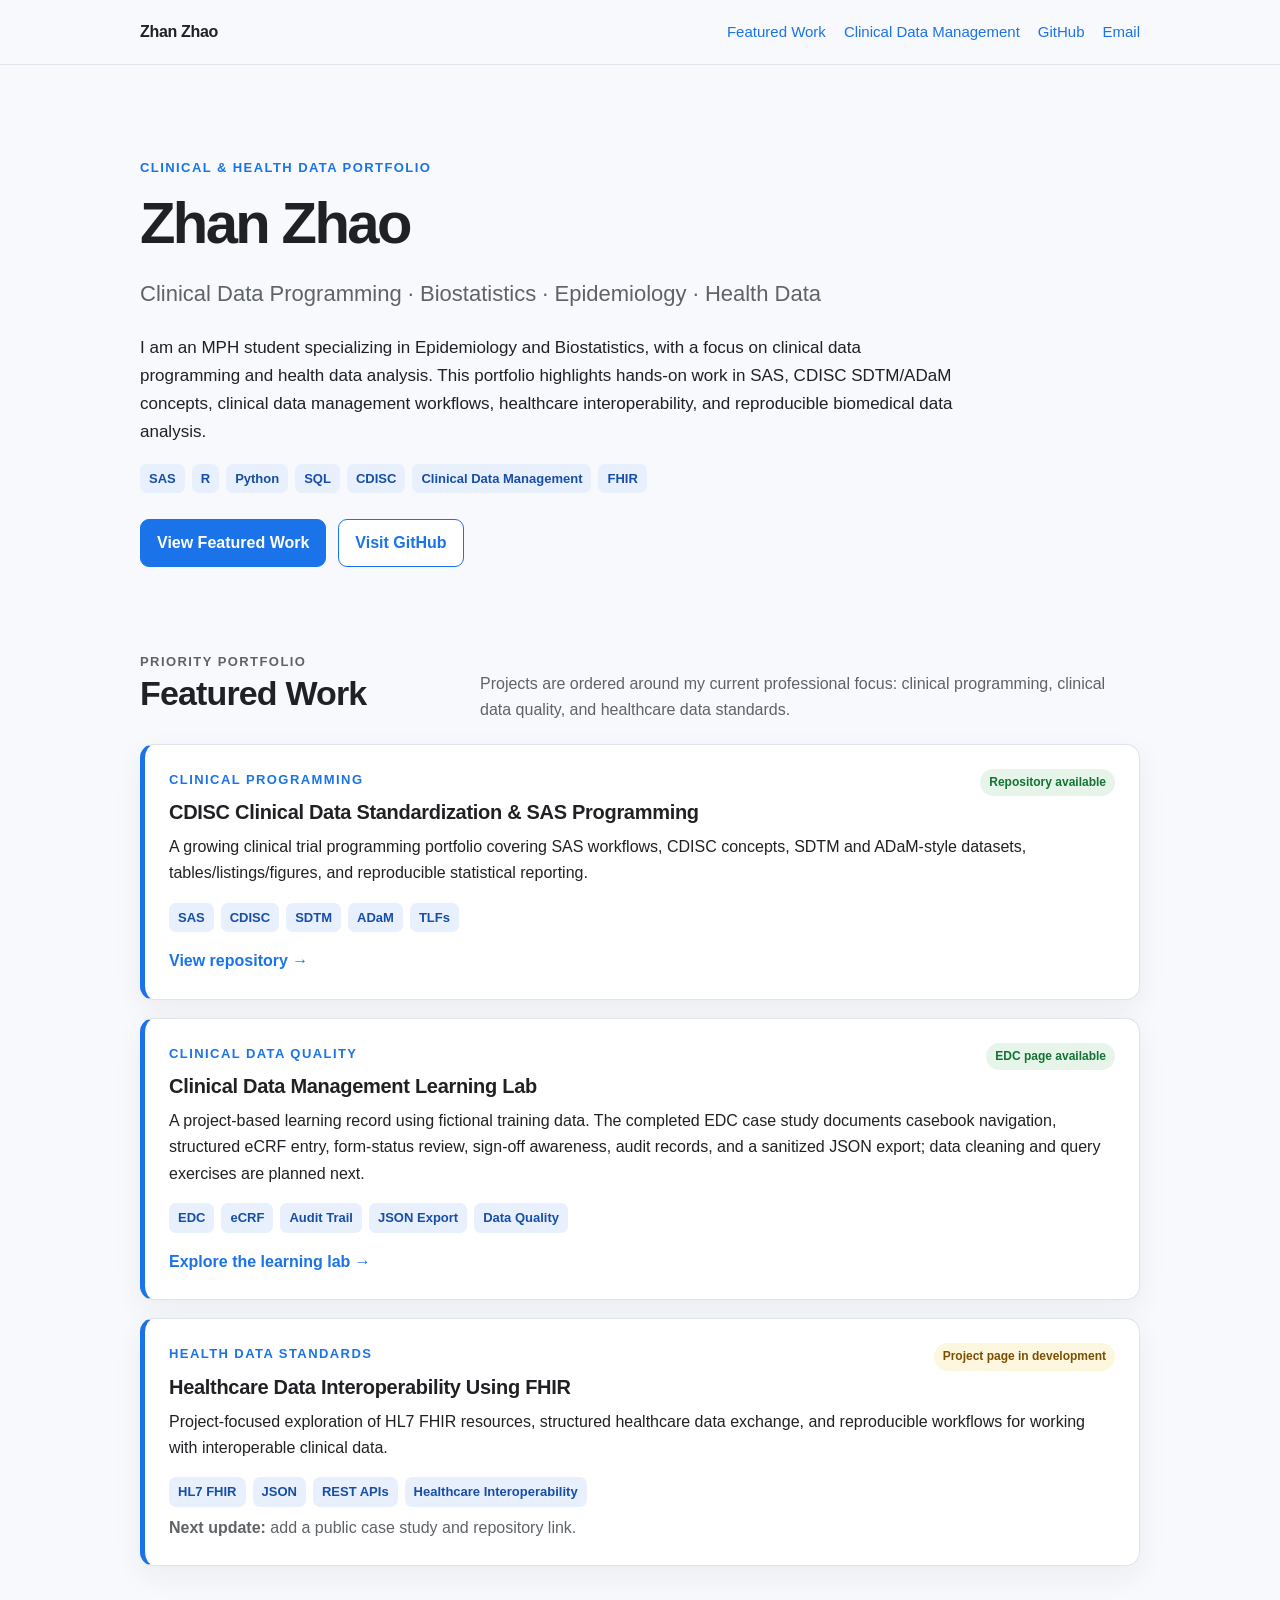
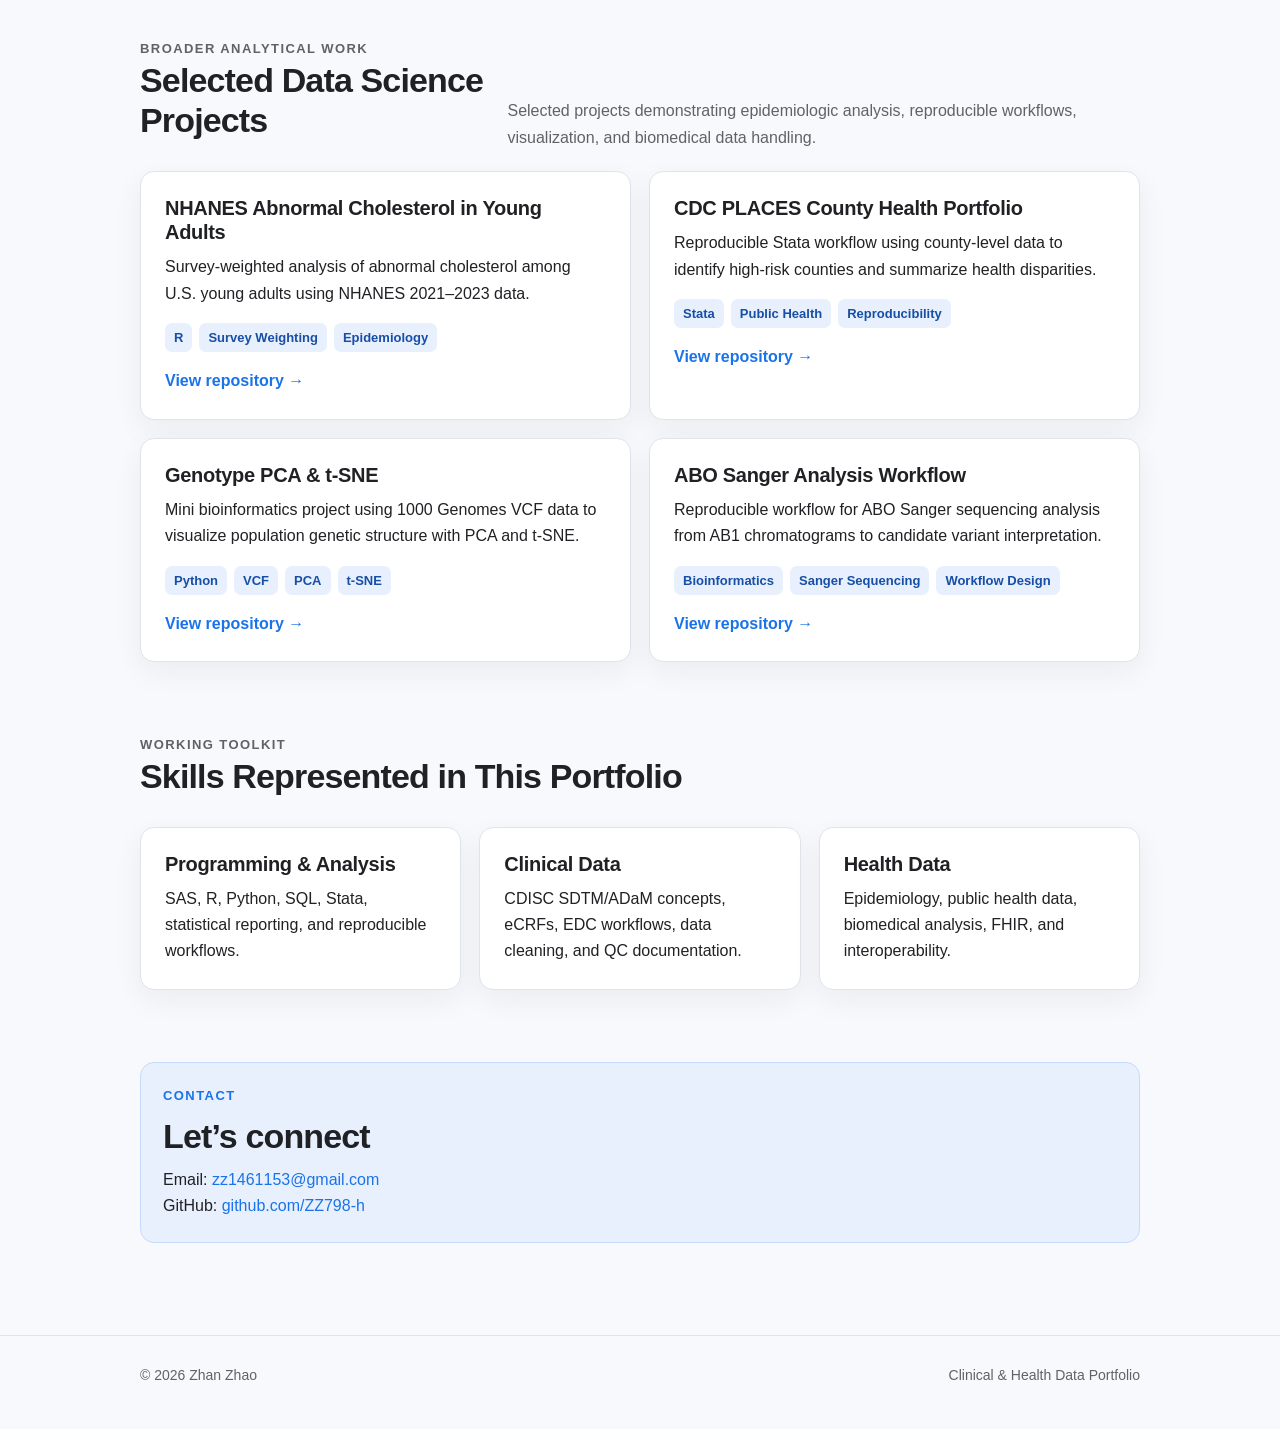
<file: index.html>
<!DOCTYPE html>
<html lang="en">
<head>
  <meta charset="UTF-8">
  <meta name="viewport" content="width=device-width, initial-scale=1.0">
  <meta name="description" content="Zhan Zhao's portfolio in clinical data programming, biostatistics, epidemiology, and health data.">
  <title>Zhan Zhao | Clinical &amp; Health Data Portfolio</title>
  <link rel="stylesheet" href="assets/styles.css">
</head>

<body>
  <nav class="site-nav" aria-label="Primary navigation">
    <div class="container nav-inner">
      <a class="brand" href="./" aria-current="page">Zhan Zhao</a>
      <div class="nav-links">
        <a href="#featured-work">Featured Work</a>
        <a href="clinical-data-management/">Clinical Data Management</a>
        <a href="https://github.com/ZZ798-h" target="_blank" rel="noreferrer">GitHub</a>
        <a href="mailto:zz1461153@gmail.com">Email</a>
      </div>
    </div>
  </nav>

  <main>
    <div class="container">
      <header class="hero">
        <p class="eyebrow">Clinical &amp; Health Data Portfolio</p>
        <h1>Zhan Zhao</h1>
        <p class="subtitle">
          Clinical Data Programming · Biostatistics · Epidemiology · Health Data
        </p>
        <p class="intro">
          I am an MPH student specializing in Epidemiology and Biostatistics, with a focus on
          clinical data programming and health data analysis. This portfolio highlights hands-on
          work in SAS, CDISC SDTM/ADaM concepts, clinical data management workflows, healthcare
          interoperability, and reproducible biomedical data analysis.
        </p>

        <div class="tag-list">
          <span class="tag">SAS</span>
          <span class="tag">R</span>
          <span class="tag">Python</span>
          <span class="tag">SQL</span>
          <span class="tag">CDISC</span>
          <span class="tag">Clinical Data Management</span>
          <span class="tag">FHIR</span>
        </div>

        <div class="actions">
          <a class="button" href="#featured-work">View Featured Work</a>
          <a class="button secondary" href="https://github.com/ZZ798-h" target="_blank" rel="noreferrer">Visit GitHub</a>
        </div>
      </header>

      <section class="section" id="featured-work">
        <div class="section-heading">
          <div>
            <p class="eyebrow">Priority Portfolio</p>
            <h2>Featured Work</h2>
          </div>
          <p>
            Projects are ordered around my current professional focus: clinical programming,
            clinical data quality, and healthcare data standards.
          </p>
        </div>

        <article class="card card-featured">
          <div class="card-topline">
            <div>
              <p class="eyebrow">Clinical Programming</p>
              <h3>CDISC Clinical Data Standardization &amp; SAS Programming</h3>
            </div>
            <span class="status available">Repository available</span>
          </div>
          <p>
            A growing clinical trial programming portfolio covering SAS workflows, CDISC concepts,
            SDTM and ADaM-style datasets, tables/listings/figures, and reproducible statistical
            reporting.
          </p>
          <div class="tag-list">
            <span class="tag">SAS</span>
            <span class="tag">CDISC</span>
            <span class="tag">SDTM</span>
            <span class="tag">ADaM</span>
            <span class="tag">TLFs</span>
          </div>
          <a class="card-link" href="https://github.com/ZZ798-h/clinical-trial-data-analysis" target="_blank" rel="noreferrer">
            View repository →
          </a>
        </article>

        <article class="card card-featured">
          <div class="card-topline">
            <div>
              <p class="eyebrow">Clinical Data Quality</p>
              <h3>Clinical Data Management Learning Lab</h3>
            </div>
            <span class="status available">EDC page available</span>
          </div>
          <p>
            A project-based learning record using fictional training data. The completed EDC case
            study documents casebook navigation, structured eCRF entry, form-status review,
            sign-off awareness, audit records, and a sanitized JSON export; data cleaning and
            query exercises are planned next.
          </p>
          <div class="tag-list">
            <span class="tag">EDC</span>
            <span class="tag">eCRF</span>
            <span class="tag">Audit Trail</span>
            <span class="tag">JSON Export</span>
            <span class="tag">Data Quality</span>
          </div>
          <a class="card-link" href="clinical-data-management/">Explore the learning lab →</a>
        </article>

        <article class="card card-featured">
          <div class="card-topline">
            <div>
              <p class="eyebrow">Health Data Standards</p>
              <h3>Healthcare Data Interoperability Using FHIR</h3>
            </div>
            <span class="status">Project page in development</span>
          </div>
          <p>
            Project-focused exploration of HL7 FHIR resources, structured healthcare data exchange,
            and reproducible workflows for working with interoperable clinical data.
          </p>
          <div class="tag-list">
            <span class="tag">HL7 FHIR</span>
            <span class="tag">JSON</span>
            <span class="tag">REST APIs</span>
            <span class="tag">Healthcare Interoperability</span>
          </div>
          <p class="muted"><strong>Next update:</strong> add a public case study and repository link.</p>
        </article>
      </section>

      <section class="section">
        <div class="section-heading">
          <div>
            <p class="eyebrow">Broader Analytical Work</p>
            <h2>Selected Data Science Projects</h2>
          </div>
          <p>
            Selected projects demonstrating epidemiologic analysis, reproducible workflows,
            visualization, and biomedical data handling.
          </p>
        </div>

        <div class="grid-2">
          <article class="card">
            <h3>NHANES Abnormal Cholesterol in Young Adults</h3>
            <p>
              Survey-weighted analysis of abnormal cholesterol among U.S. young adults using
              NHANES 2021–2023 data.
            </p>
            <div class="tag-list">
              <span class="tag">R</span>
              <span class="tag">Survey Weighting</span>
              <span class="tag">Epidemiology</span>
            </div>
            <a class="card-link" href="https://github.com/ZZ798-h/nhanes-abnormal-cholesterol-young-adults" target="_blank" rel="noreferrer">
              View repository →
            </a>
          </article>

          <article class="card">
            <h3>CDC PLACES County Health Portfolio</h3>
            <p>
              Reproducible Stata workflow using county-level data to identify high-risk counties
              and summarize health disparities.
            </p>
            <div class="tag-list">
              <span class="tag">Stata</span>
              <span class="tag">Public Health</span>
              <span class="tag">Reproducibility</span>
            </div>
            <a class="card-link" href="https://github.com/ZZ798-h/CDC_places_county_health_portfolio" target="_blank" rel="noreferrer">
              View repository →
            </a>
          </article>

          <article class="card">
            <h3>Genotype PCA &amp; t-SNE</h3>
            <p>
              Mini bioinformatics project using 1000 Genomes VCF data to visualize population
              genetic structure with PCA and t-SNE.
            </p>
            <div class="tag-list">
              <span class="tag">Python</span>
              <span class="tag">VCF</span>
              <span class="tag">PCA</span>
              <span class="tag">t-SNE</span>
            </div>
            <a class="card-link" href="https://github.com/ZZ798-h/genotype-pca-tsne" target="_blank" rel="noreferrer">
              View repository →
            </a>
          </article>

          <article class="card">
            <h3>ABO Sanger Analysis Workflow</h3>
            <p>
              Reproducible workflow for ABO Sanger sequencing analysis from AB1 chromatograms to
              candidate variant interpretation.
            </p>
            <div class="tag-list">
              <span class="tag">Bioinformatics</span>
              <span class="tag">Sanger Sequencing</span>
              <span class="tag">Workflow Design</span>
            </div>
            <a class="card-link" href="https://github.com/ZZ798-h/abo-sanger-analysis-workflow" target="_blank" rel="noreferrer">
              View repository →
            </a>
          </article>
        </div>
      </section>

      <section class="section">
        <div class="section-heading">
          <div>
            <p class="eyebrow">Working Toolkit</p>
            <h2>Skills Represented in This Portfolio</h2>
          </div>
        </div>

        <div class="grid-3">
          <article class="card">
            <h3>Programming &amp; Analysis</h3>
            <p>SAS, R, Python, SQL, Stata, statistical reporting, and reproducible workflows.</p>
          </article>
          <article class="card">
            <h3>Clinical Data</h3>
            <p>CDISC SDTM/ADaM concepts, eCRFs, EDC workflows, data cleaning, and QC documentation.</p>
          </article>
          <article class="card">
            <h3>Health Data</h3>
            <p>Epidemiology, public health data, biomedical analysis, FHIR, and interoperability.</p>
          </article>
        </div>
      </section>

      <section class="section" id="contact">
        <div class="callout">
          <p class="eyebrow">Contact</p>
          <h2>Let’s connect</h2>
          <p>
            Email: <a href="mailto:zz1461153@gmail.com">zz1461153@gmail.com</a><br>
            GitHub: <a href="https://github.com/ZZ798-h" target="_blank" rel="noreferrer">github.com/ZZ798-h</a>
          </p>
        </div>
      </section>
    </div>
  </main>

  <footer>
    <div class="container footer-inner">
      <span>© 2026 Zhan Zhao</span>
      <span>Clinical &amp; Health Data Portfolio</span>
    </div>
  </footer>
</body>
</html>
</file>
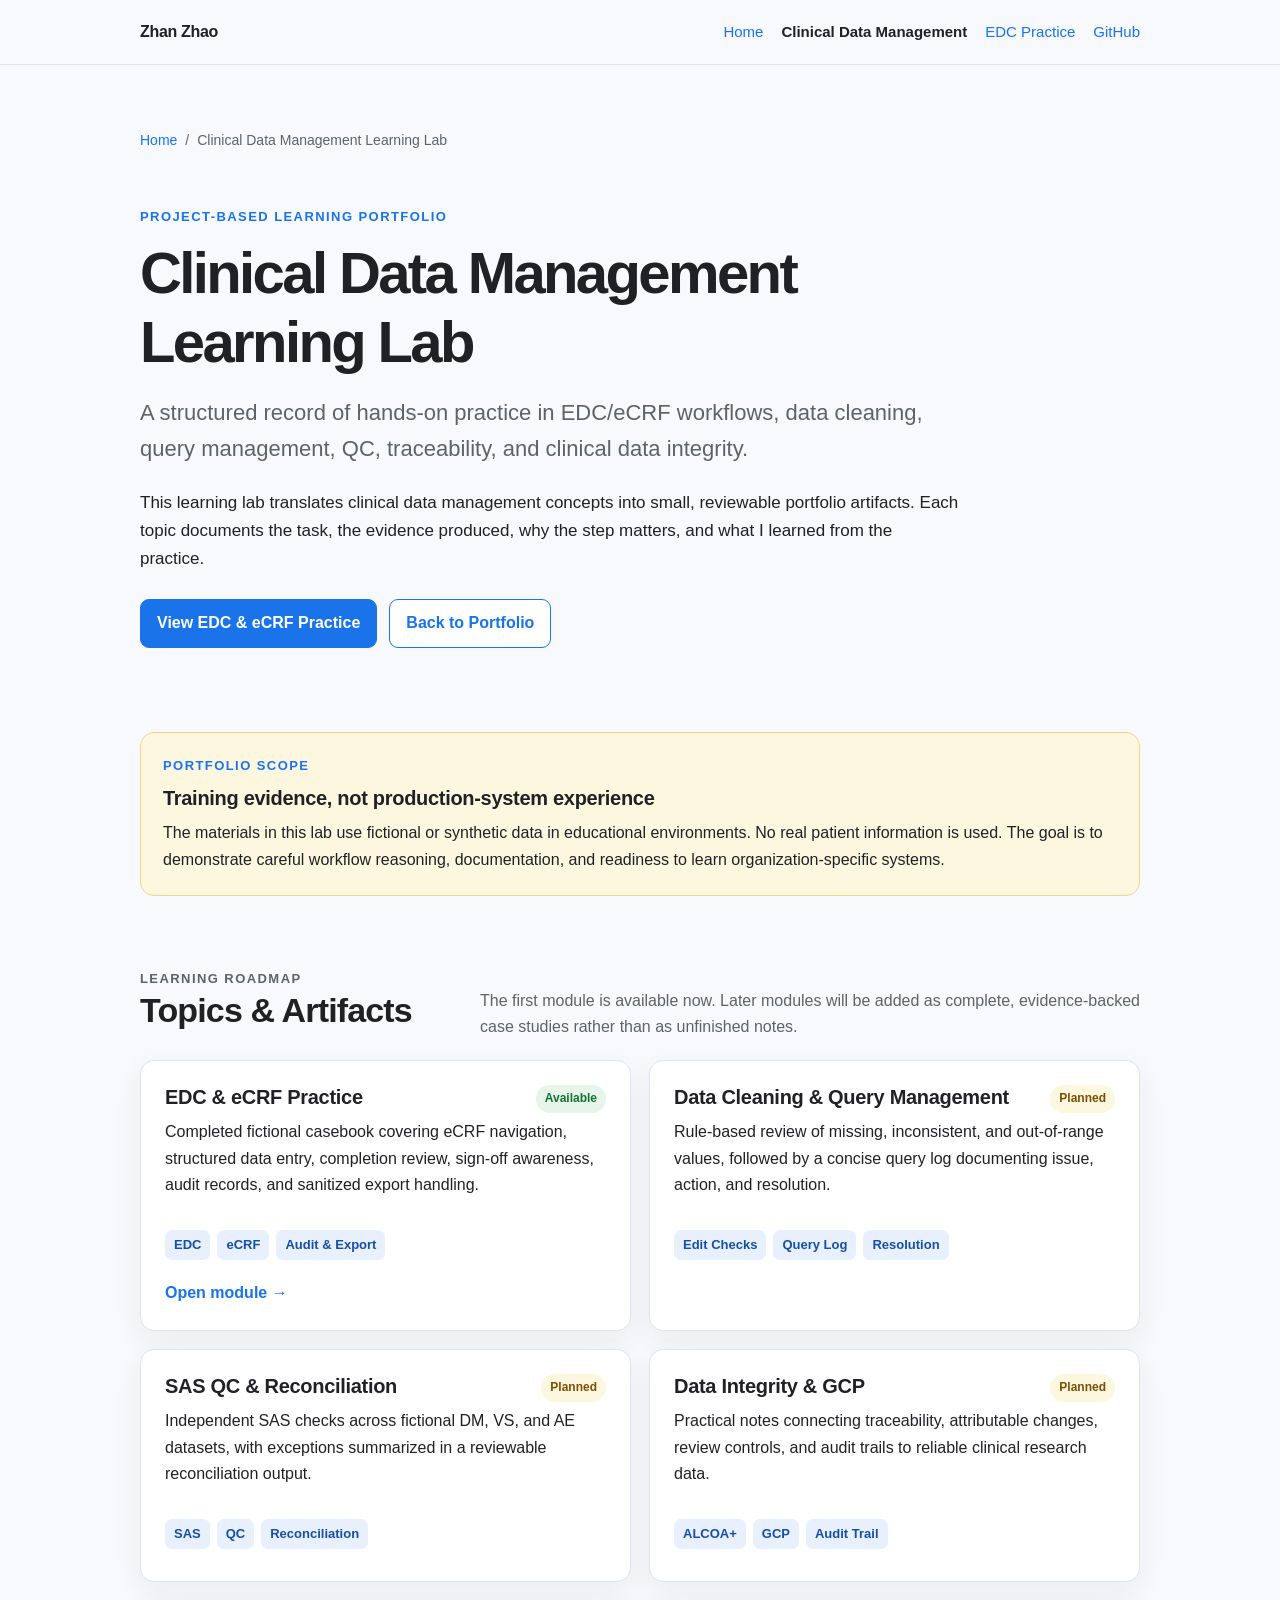
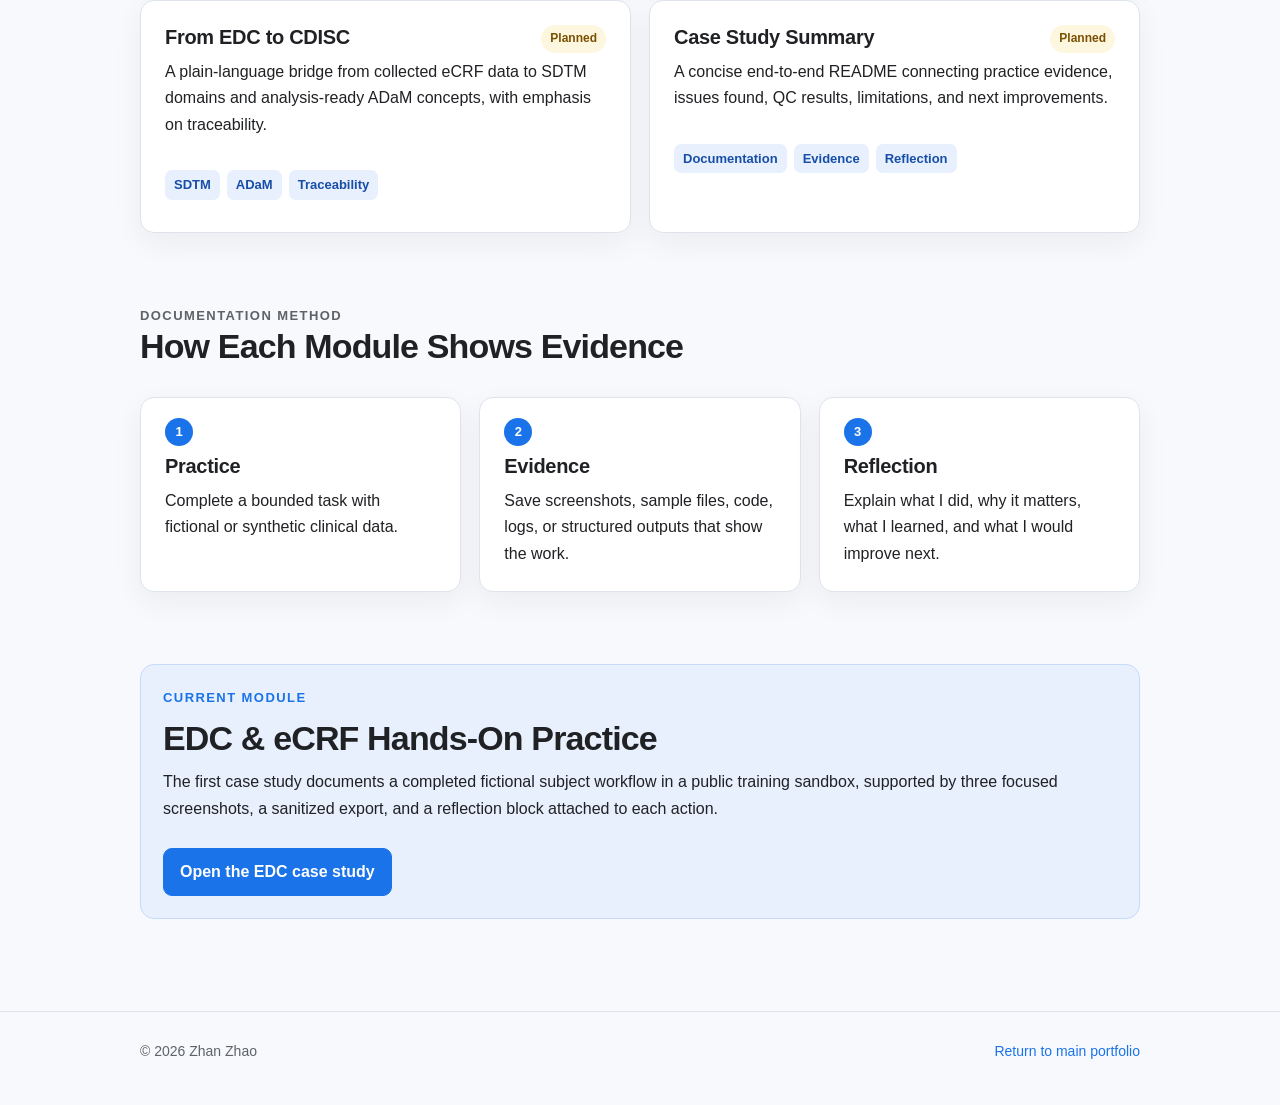
<file: clinical-data-management/index.html>
<!DOCTYPE html>
<html lang="en">
<head>
  <meta charset="UTF-8">
  <meta name="viewport" content="width=device-width, initial-scale=1.0">
  <meta name="description" content="Zhan Zhao's project-based clinical data management learning lab.">
  <title>Clinical Data Management Learning Lab | Zhan Zhao</title>
  <link rel="stylesheet" href="../assets/styles.css">
</head>

<body>
  <nav class="site-nav" aria-label="Primary navigation">
    <div class="container nav-inner">
      <a class="brand" href="../">Zhan Zhao</a>
      <div class="nav-links">
        <a href="../">Home</a>
        <a href="./" aria-current="page">Clinical Data Management</a>
        <a href="edc/">EDC Practice</a>
        <a href="https://github.com/ZZ798-h" target="_blank" rel="noreferrer">GitHub</a>
      </div>
    </div>
  </nav>

  <main>
    <div class="container">
      <nav class="breadcrumb" aria-label="Breadcrumb">
        <a href="../">Home</a>
        <span aria-hidden="true">/</span>
        <span>Clinical Data Management Learning Lab</span>
      </nav>

      <header class="hero">
        <p class="eyebrow">Project-Based Learning Portfolio</p>
        <h1>Clinical Data Management Learning Lab</h1>
        <p class="subtitle">
          A structured record of hands-on practice in EDC/eCRF workflows, data cleaning,
          query management, QC, traceability, and clinical data integrity.
        </p>
        <p class="intro">
          This learning lab translates clinical data management concepts into small, reviewable
          portfolio artifacts. Each topic documents the task, the evidence produced, why the step
          matters, and what I learned from the practice.
        </p>

        <div class="actions">
          <a class="button" href="edc/">View EDC &amp; eCRF Practice</a>
          <a class="button secondary" href="../">Back to Portfolio</a>
        </div>
      </header>

      <section class="section">
        <div class="callout warning">
          <p class="eyebrow">Portfolio Scope</p>
          <h3>Training evidence, not production-system experience</h3>
          <p>
            The materials in this lab use fictional or synthetic data in educational environments.
            No real patient information is used. The goal is to demonstrate careful workflow
            reasoning, documentation, and readiness to learn organization-specific systems.
          </p>
        </div>
      </section>

      <section class="section">
        <div class="section-heading">
          <div>
            <p class="eyebrow">Learning Roadmap</p>
            <h2>Topics &amp; Artifacts</h2>
          </div>
          <p>
            The first module is available now. Later modules will be added as complete,
            evidence-backed case studies rather than as unfinished notes.
          </p>
        </div>

        <div class="grid-2">
          <article class="card roadmap-card">
            <div class="card-topline">
              <h3>EDC &amp; eCRF Practice</h3>
              <span class="status available">Available</span>
            </div>
            <p>
              Completed fictional casebook covering eCRF navigation, structured data entry,
              completion review, sign-off awareness, audit records, and sanitized export handling.
            </p>
            <div class="tag-list">
              <span class="tag">EDC</span>
              <span class="tag">eCRF</span>
              <span class="tag">Audit &amp; Export</span>
            </div>
            <a class="card-link" href="edc/">Open module →</a>
          </article>

          <article class="card roadmap-card">
            <div class="card-topline">
              <h3>Data Cleaning &amp; Query Management</h3>
              <span class="status">Planned</span>
            </div>
            <p>
              Rule-based review of missing, inconsistent, and out-of-range values, followed by a
              concise query log documenting issue, action, and resolution.
            </p>
            <div class="tag-list">
              <span class="tag">Edit Checks</span>
              <span class="tag">Query Log</span>
              <span class="tag">Resolution</span>
            </div>
          </article>

          <article class="card roadmap-card">
            <div class="card-topline">
              <h3>SAS QC &amp; Reconciliation</h3>
              <span class="status">Planned</span>
            </div>
            <p>
              Independent SAS checks across fictional DM, VS, and AE datasets, with exceptions
              summarized in a reviewable reconciliation output.
            </p>
            <div class="tag-list">
              <span class="tag">SAS</span>
              <span class="tag">QC</span>
              <span class="tag">Reconciliation</span>
            </div>
          </article>

          <article class="card roadmap-card">
            <div class="card-topline">
              <h3>Data Integrity &amp; GCP</h3>
              <span class="status">Planned</span>
            </div>
            <p>
              Practical notes connecting traceability, attributable changes, review controls,
              and audit trails to reliable clinical research data.
            </p>
            <div class="tag-list">
              <span class="tag">ALCOA+</span>
              <span class="tag">GCP</span>
              <span class="tag">Audit Trail</span>
            </div>
          </article>

          <article class="card roadmap-card">
            <div class="card-topline">
              <h3>From EDC to CDISC</h3>
              <span class="status">Planned</span>
            </div>
            <p>
              A plain-language bridge from collected eCRF data to SDTM domains and analysis-ready
              ADaM concepts, with emphasis on traceability.
            </p>
            <div class="tag-list">
              <span class="tag">SDTM</span>
              <span class="tag">ADaM</span>
              <span class="tag">Traceability</span>
            </div>
          </article>

          <article class="card roadmap-card">
            <div class="card-topline">
              <h3>Case Study Summary</h3>
              <span class="status">Planned</span>
            </div>
            <p>
              A concise end-to-end README connecting practice evidence, issues found, QC results,
              limitations, and next improvements.
            </p>
            <div class="tag-list">
              <span class="tag">Documentation</span>
              <span class="tag">Evidence</span>
              <span class="tag">Reflection</span>
            </div>
          </article>
        </div>
      </section>

      <section class="section">
        <div class="section-heading">
          <div>
            <p class="eyebrow">Documentation Method</p>
            <h2>How Each Module Shows Evidence</h2>
          </div>
        </div>

        <div class="grid-3">
          <article class="card evidence-step">
            <span class="step-number">1</span>
            <h3>Practice</h3>
            <p>Complete a bounded task with fictional or synthetic clinical data.</p>
          </article>

          <article class="card evidence-step">
            <span class="step-number">2</span>
            <h3>Evidence</h3>
            <p>Save screenshots, sample files, code, logs, or structured outputs that show the work.</p>
          </article>

          <article class="card evidence-step">
            <span class="step-number">3</span>
            <h3>Reflection</h3>
            <p>Explain what I did, why it matters, what I learned, and what I would improve next.</p>
          </article>
        </div>
      </section>

      <section class="section">
        <div class="callout">
          <p class="eyebrow">Current Module</p>
          <h2>EDC &amp; eCRF Hands-On Practice</h2>
          <p>
            The first case study documents a completed fictional subject workflow in a public
            training sandbox, supported by three focused screenshots, a sanitized export, and a
            reflection block attached to each action.
          </p>
          <div class="actions">
            <a class="button" href="edc/">Open the EDC case study</a>
          </div>
        </div>
      </section>
    </div>
  </main>

  <footer>
    <div class="container footer-inner">
      <span>© 2026 Zhan Zhao</span>
      <span><a href="../">Return to main portfolio</a></span>
    </div>
  </footer>
</body>
</html>
</file>
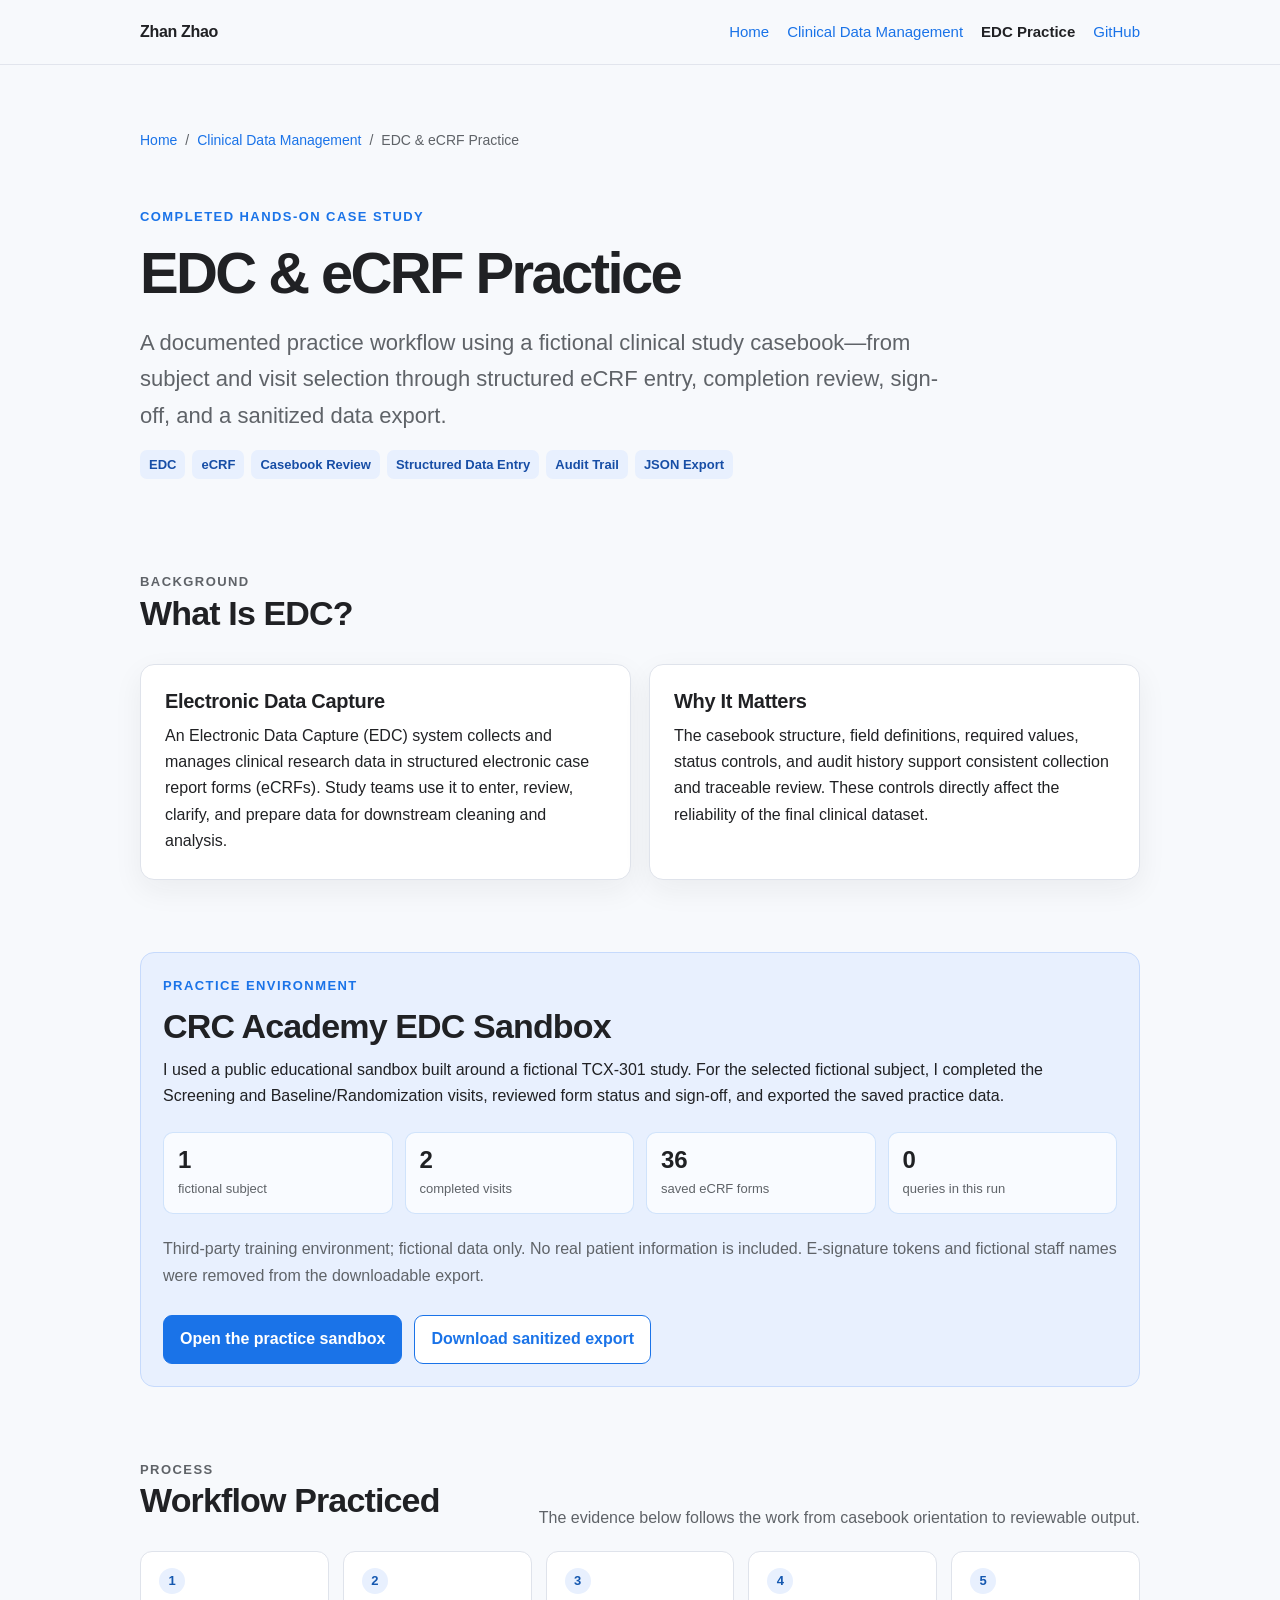
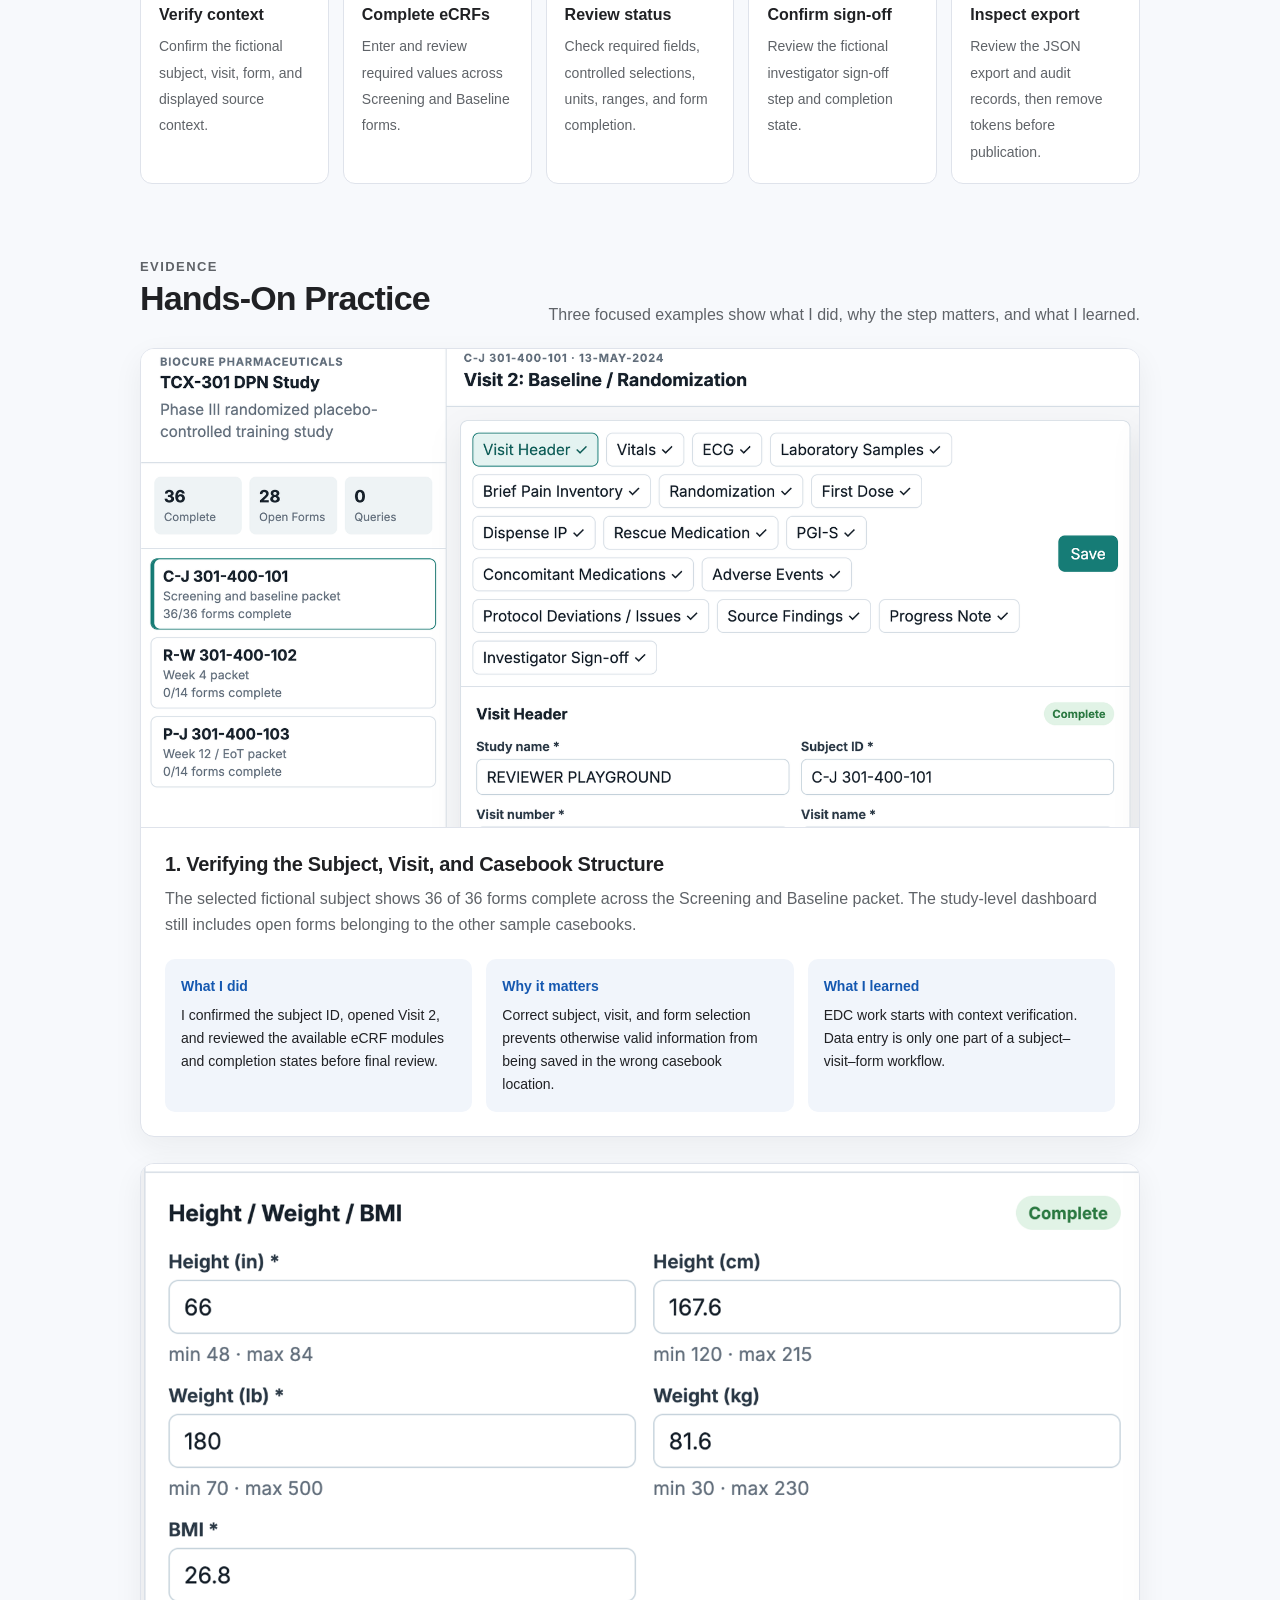
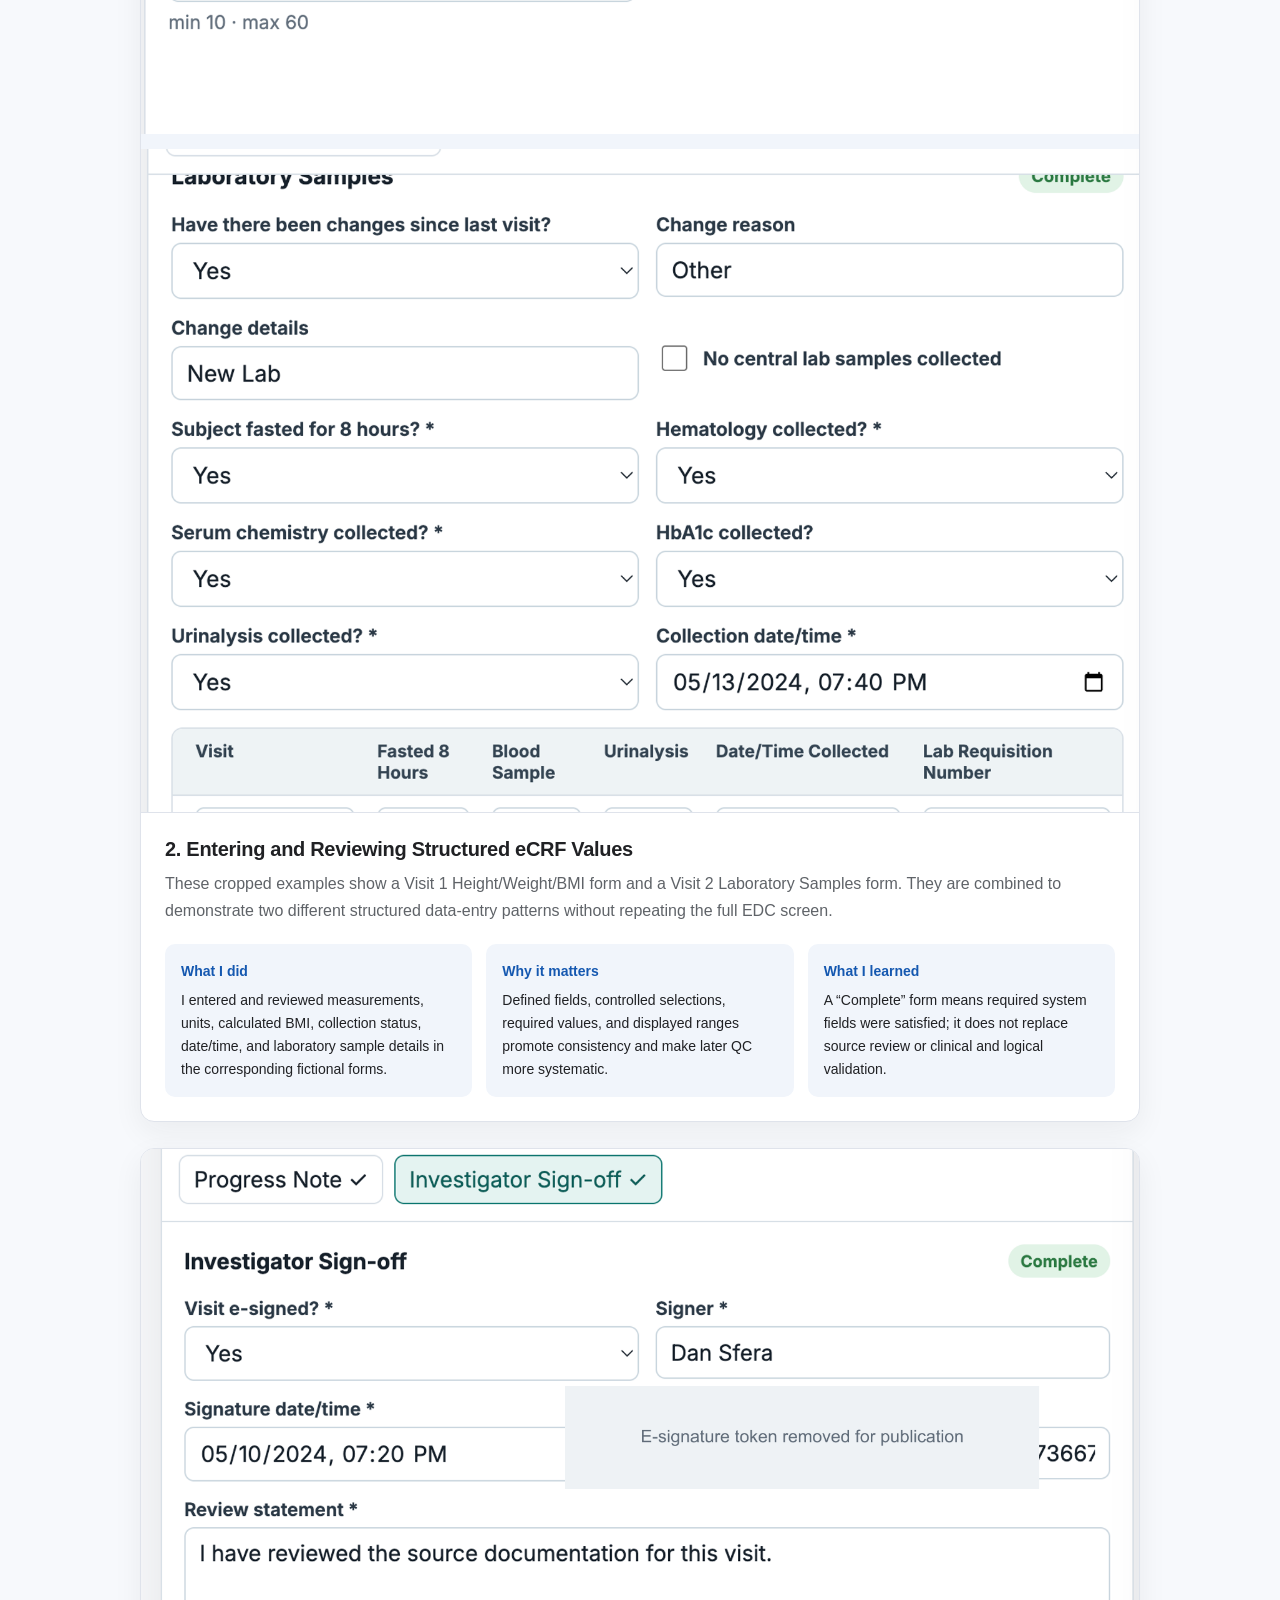
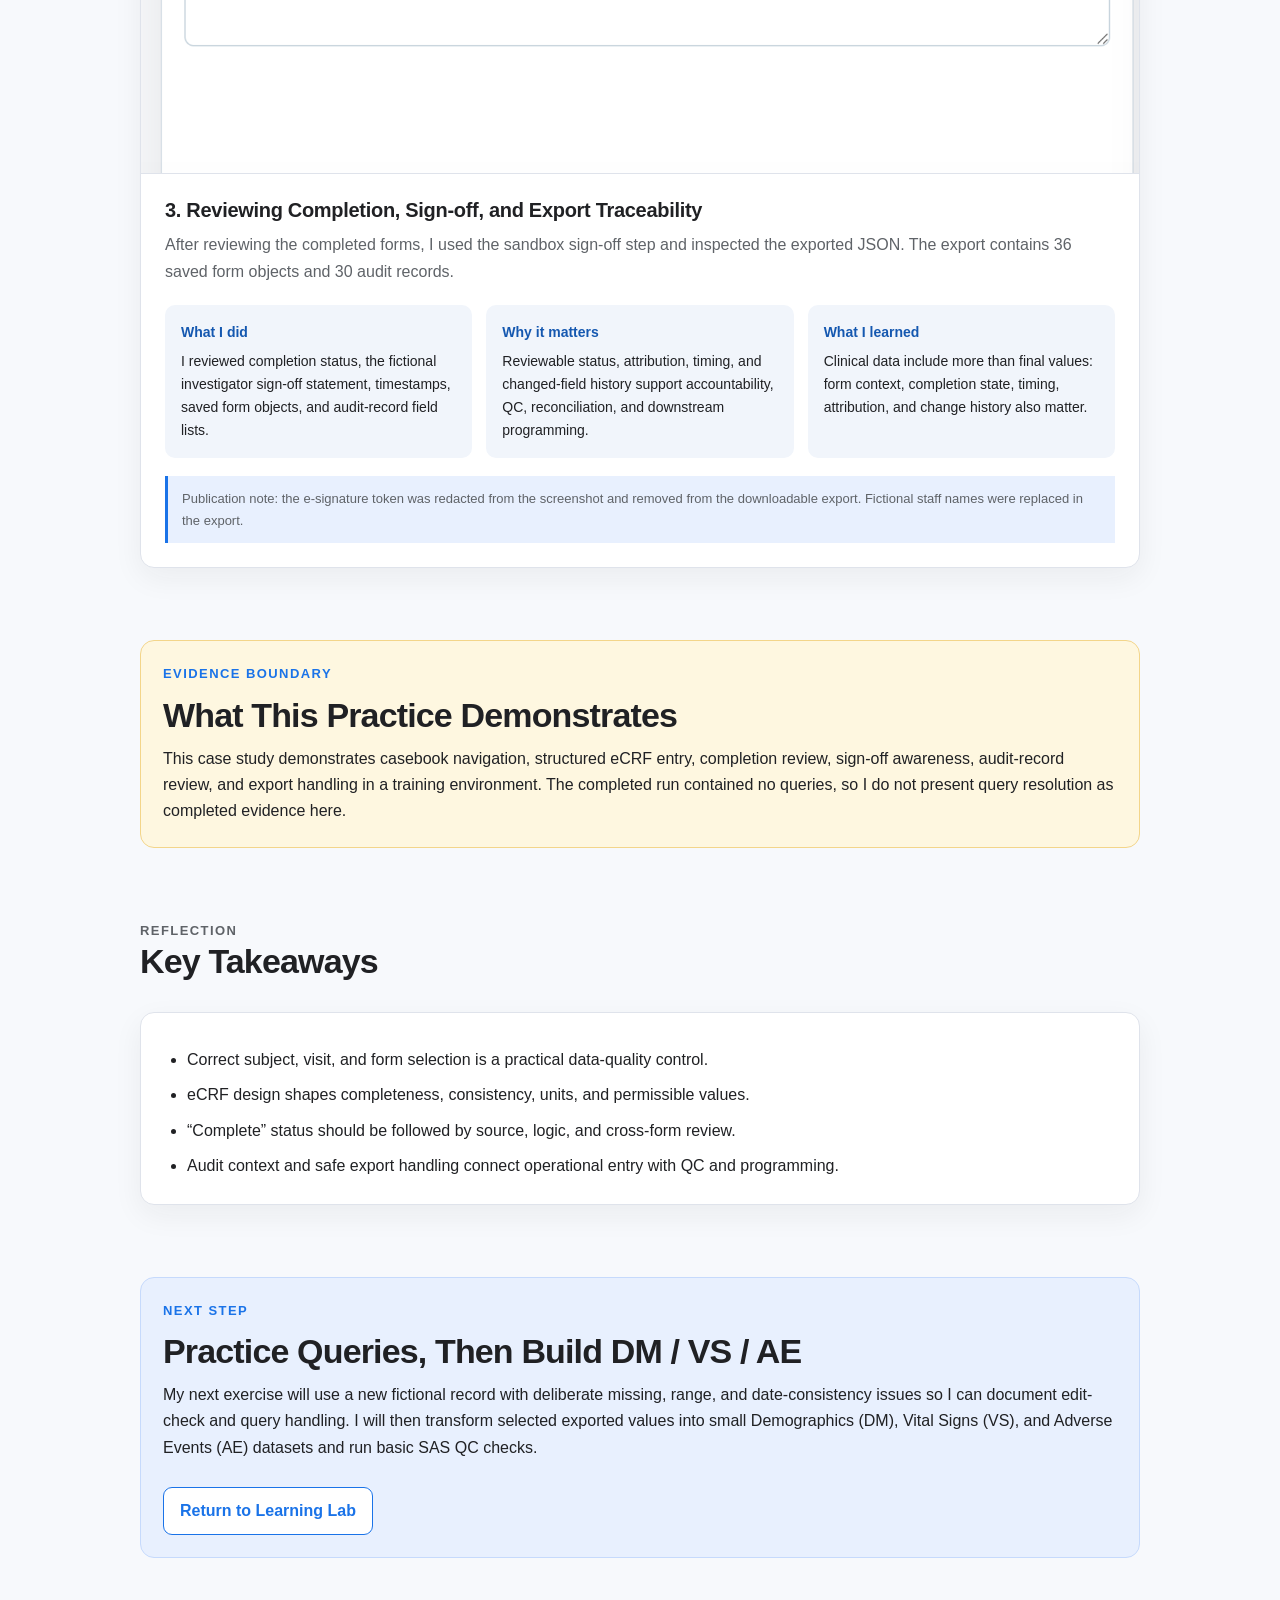
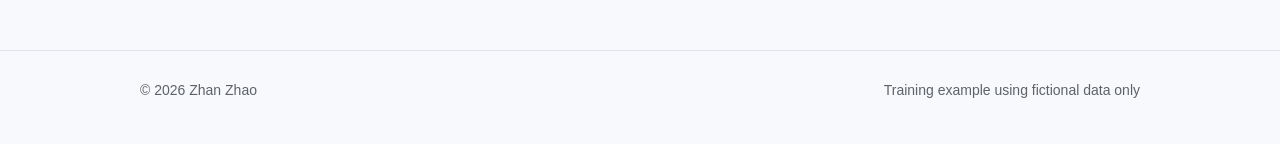
<file: clinical-data-management/edc/index.html>
<!DOCTYPE html>
<html lang="en">
<head>
  <meta charset="UTF-8">
  <meta name="viewport" content="width=device-width, initial-scale=1.0">
  <meta name="description" content="A hands-on EDC and eCRF case study completed with fictional clinical research data.">
  <title>EDC &amp; eCRF Practice | Zhan Zhao</title>
  <link rel="stylesheet" href="../../assets/styles.css">
</head>

<body>
  <nav class="site-nav" aria-label="Primary navigation">
    <div class="container nav-inner">
      <a class="brand" href="../../">Zhan Zhao</a>
      <div class="nav-links">
        <a href="../../">Home</a>
        <a href="../">Clinical Data Management</a>
        <a href="./" aria-current="page">EDC Practice</a>
        <a href="https://github.com/ZZ798-h" target="_blank" rel="noreferrer">GitHub</a>
      </div>
    </div>
  </nav>

  <main>
    <div class="container">
      <nav class="breadcrumb" aria-label="Breadcrumb">
        <a href="../../">Home</a>
        <span aria-hidden="true">/</span>
        <a href="../">Clinical Data Management</a>
        <span aria-hidden="true">/</span>
        <span>EDC &amp; eCRF Practice</span>
      </nav>

      <header class="hero">
        <p class="eyebrow">Completed Hands-On Case Study</p>
        <h1>EDC &amp; eCRF Practice</h1>
        <p class="subtitle">
          A documented practice workflow using a fictional clinical study casebook—from subject
          and visit selection through structured eCRF entry, completion review, sign-off, and a
          sanitized data export.
        </p>

        <div class="tag-list">
          <span class="tag">EDC</span>
          <span class="tag">eCRF</span>
          <span class="tag">Casebook Review</span>
          <span class="tag">Structured Data Entry</span>
          <span class="tag">Audit Trail</span>
          <span class="tag">JSON Export</span>
        </div>
      </header>

      <section class="section" id="what-is-edc">
        <div class="section-heading">
          <div>
            <p class="eyebrow">Background</p>
            <h2>What Is EDC?</h2>
          </div>
        </div>

        <div class="grid-2">
          <article class="card">
            <h3>Electronic Data Capture</h3>
            <p>
              An Electronic Data Capture (EDC) system collects and manages clinical research data
              in structured electronic case report forms (eCRFs). Study teams use it to enter,
              review, clarify, and prepare data for downstream cleaning and analysis.
            </p>
          </article>

          <article class="card">
            <h3>Why It Matters</h3>
            <p>
              The casebook structure, field definitions, required values, status controls, and
              audit history support consistent collection and traceable review. These controls
              directly affect the reliability of the final clinical dataset.
            </p>
          </article>
        </div>
      </section>

      <section class="section" id="practice-environment">
        <div class="callout">
          <p class="eyebrow">Practice Environment</p>
          <h2>CRC Academy EDC Sandbox</h2>
          <p>
            I used a public educational sandbox built around a fictional TCX-301 study. For the
            selected fictional subject, I completed the Screening and Baseline/Randomization
            visits, reviewed form status and sign-off, and exported the saved practice data.
          </p>

          <div class="metric-row" aria-label="Practice summary">
            <div class="metric"><strong>1</strong><span>fictional subject</span></div>
            <div class="metric"><strong>2</strong><span>completed visits</span></div>
            <div class="metric"><strong>36</strong><span>saved eCRF forms</span></div>
            <div class="metric"><strong>0</strong><span>queries in this run</span></div>
          </div>

          <p class="muted">
            Third-party training environment; fictional data only. No real patient information is
            included. E-signature tokens and fictional staff names were removed from the downloadable export.
          </p>
          <div class="actions">
            <a class="button" href="https://crc-edc-sandbox.netlify.app/" target="_blank" rel="noreferrer">
              Open the practice sandbox
            </a>
            <a class="button secondary" href="files/edc-practice-export-sanitized.json" download>
              Download sanitized export
            </a>
          </div>
        </div>
      </section>

      <section class="section" id="workflow">
        <div class="section-heading">
          <div>
            <p class="eyebrow">Process</p>
            <h2>Workflow Practiced</h2>
          </div>
          <p>The evidence below follows the work from casebook orientation to reviewable output.</p>
        </div>

        <ol class="workflow workflow-5">
          <li>
            <strong>Verify context</strong>
            <span>Confirm the fictional subject, visit, form, and displayed source context.</span>
          </li>
          <li>
            <strong>Complete eCRFs</strong>
            <span>Enter and review required values across Screening and Baseline forms.</span>
          </li>
          <li>
            <strong>Review status</strong>
            <span>Check required fields, controlled selections, units, ranges, and form completion.</span>
          </li>
          <li>
            <strong>Confirm sign-off</strong>
            <span>Review the fictional investigator sign-off step and completion state.</span>
          </li>
          <li>
            <strong>Inspect export</strong>
            <span>Review the JSON export and audit records, then remove tokens before publication.</span>
          </li>
        </ol>
      </section>

      <section class="section" id="hands-on-practice">
        <div class="section-heading">
          <div>
            <p class="eyebrow">Evidence</p>
            <h2>Hands-On Practice</h2>
          </div>
          <p>Three focused examples show what I did, why the step matters, and what I learned.</p>
        </div>

        <figure class="practice-card">
          <a class="practice-image-link" href="images/edc-01-casebook-overview.png" target="_blank">
            <img
              class="practice-image"
              src="images/edc-01-casebook-overview.png"
              alt="Fictional TCX-301 EDC casebook showing the selected subject, Visit 2 form navigation, and completion states"
            >
          </a>

          <figcaption class="practice-body">
            <h3>1. Verifying the Subject, Visit, and Casebook Structure</h3>
            <p>
              The selected fictional subject shows 36 of 36 forms complete across the Screening
              and Baseline packet. The study-level dashboard still includes open forms belonging
              to the other sample casebooks.
            </p>

            <div class="reflection-grid">
              <div class="reflection">
                <h4>What I did</h4>
                <p>I confirmed the subject ID, opened Visit 2, and reviewed the available eCRF modules and completion states before final review.</p>
              </div>
              <div class="reflection">
                <h4>Why it matters</h4>
                <p>Correct subject, visit, and form selection prevents otherwise valid information from being saved in the wrong casebook location.</p>
              </div>
              <div class="reflection">
                <h4>What I learned</h4>
                <p>EDC work starts with context verification. Data entry is only one part of a subject–visit–form workflow.</p>
              </div>
            </div>
          </figcaption>
        </figure>

        <figure class="practice-card">
          <a class="practice-image-link" href="images/edc-02-structured-forms.png" target="_blank">
            <img
              class="practice-image practice-image-tall"
              src="images/edc-02-structured-forms.png"
              alt="Two cropped fictional eCRF examples showing Height Weight BMI fields and Laboratory Samples fields"
            >
          </a>

          <figcaption class="practice-body">
            <h3>2. Entering and Reviewing Structured eCRF Values</h3>
            <p>
              These cropped examples show a Visit 1 Height/Weight/BMI form and a Visit 2
              Laboratory Samples form. They are combined to demonstrate two different structured
              data-entry patterns without repeating the full EDC screen.
            </p>

            <div class="reflection-grid">
              <div class="reflection">
                <h4>What I did</h4>
                <p>I entered and reviewed measurements, units, calculated BMI, collection status, date/time, and laboratory sample details in the corresponding fictional forms.</p>
              </div>
              <div class="reflection">
                <h4>Why it matters</h4>
                <p>Defined fields, controlled selections, required values, and displayed ranges promote consistency and make later QC more systematic.</p>
              </div>
              <div class="reflection">
                <h4>What I learned</h4>
                <p>A “Complete” form means required system fields were satisfied; it does not replace source review or clinical and logical validation.</p>
              </div>
            </div>
          </figcaption>
        </figure>

        <figure class="practice-card">
          <a class="practice-image-link" href="images/edc-03-signoff-redacted.png" target="_blank">
            <img
              class="practice-image"
              src="images/edc-03-signoff-redacted.png"
              alt="Fictional investigator sign-off form marked complete with the e-signature token removed for publication"
            >
          </a>

          <figcaption class="practice-body">
            <h3>3. Reviewing Completion, Sign-off, and Export Traceability</h3>
            <p>
              After reviewing the completed forms, I used the sandbox sign-off step and inspected
              the exported JSON. The export contains 36 saved form objects and 30 audit records.
            </p>

            <div class="reflection-grid">
              <div class="reflection">
                <h4>What I did</h4>
                <p>I reviewed completion status, the fictional investigator sign-off statement, timestamps, saved form objects, and audit-record field lists.</p>
              </div>
              <div class="reflection">
                <h4>Why it matters</h4>
                <p>Reviewable status, attribution, timing, and changed-field history support accountability, QC, reconciliation, and downstream programming.</p>
              </div>
              <div class="reflection">
                <h4>What I learned</h4>
                <p>Clinical data include more than final values: form context, completion state, timing, attribution, and change history also matter.</p>
              </div>
            </div>

            <p class="publication-note">
              Publication note: the e-signature token was redacted from the screenshot and removed
              from the downloadable export. Fictional staff names were replaced in the export.
            </p>
          </figcaption>
        </figure>
      </section>

      <section class="section" id="scope">
        <div class="callout warning">
          <p class="eyebrow">Evidence Boundary</p>
          <h2>What This Practice Demonstrates</h2>
          <p>
            This case study demonstrates casebook navigation, structured eCRF entry, completion
            review, sign-off awareness, audit-record review, and export handling in a training
            environment. The completed run contained no queries, so I do not present query
            resolution as completed evidence here.
          </p>
        </div>
      </section>

      <section class="section" id="takeaways">
        <div class="section-heading">
          <div>
            <p class="eyebrow">Reflection</p>
            <h2>Key Takeaways</h2>
          </div>
        </div>

        <article class="card">
          <ul class="takeaways">
            <li>Correct subject, visit, and form selection is a practical data-quality control.</li>
            <li>eCRF design shapes completeness, consistency, units, and permissible values.</li>
            <li>“Complete” status should be followed by source, logic, and cross-form review.</li>
            <li>Audit context and safe export handling connect operational entry with QC and programming.</li>
          </ul>
        </article>
      </section>

      <section class="section" id="next-step">
        <div class="callout">
          <p class="eyebrow">Next Step</p>
          <h2>Practice Queries, Then Build DM / VS / AE</h2>
          <p>
            My next exercise will use a new fictional record with deliberate missing, range, and
            date-consistency issues so I can document edit-check and query handling. I will then
            transform selected exported values into small Demographics (DM), Vital Signs (VS), and
            Adverse Events (AE) datasets and run basic SAS QC checks.
          </p>
          <div class="actions">
            <a class="button secondary" href="../">Return to Learning Lab</a>
          </div>
        </div>
      </section>
    </div>
  </main>

  <footer>
    <div class="container footer-inner">
      <span>© 2026 Zhan Zhao</span>
      <span>Training example using fictional data only</span>
    </div>
  </footer>
</body>
</html>
</file>
<file: assets/styles.css>
:root {
  --background: #f7f9fc;
  --surface: #ffffff;
  --surface-soft: #f1f5fb;
  --text: #202124;
  --muted: #5f6368;
  --border: #dfe3eb;
  --primary: #1a73e8;
  --primary-dark: #1558b0;
  --primary-soft: #e8f0fe;
  --success: #137333;
  --success-soft: #e6f4ea;
  --warning: #7a4f01;
  --warning-soft: #fef7e0;
  --shadow: 0 10px 30px rgba(32, 33, 36, 0.06);
  --radius: 14px;
}

* {
  box-sizing: border-box;
}

html {
  scroll-behavior: smooth;
}

body {
  margin: 0;
  background: var(--background);
  color: var(--text);
  font-family: Arial, Helvetica, sans-serif;
  font-size: 16px;
  line-height: 1.65;
}

a {
  color: var(--primary);
  text-decoration: none;
}

a:hover,
a:focus-visible {
  color: var(--primary-dark);
  text-decoration: underline;
}

img {
  display: block;
  max-width: 100%;
}

.container {
  width: min(100% - 40px, 1000px);
  margin: 0 auto;
}

.site-nav {
  position: sticky;
  top: 0;
  z-index: 10;
  border-bottom: 1px solid rgba(223, 227, 235, 0.9);
  background: rgba(247, 249, 252, 0.94);
  backdrop-filter: blur(12px);
}

.nav-inner {
  display: flex;
  align-items: center;
  justify-content: space-between;
  min-height: 64px;
  gap: 24px;
}

.brand {
  color: var(--text);
  font-weight: 700;
  letter-spacing: -0.02em;
}

.nav-links {
  display: flex;
  flex-wrap: wrap;
  align-items: center;
  justify-content: flex-end;
  gap: 18px;
  font-size: 15px;
}

.nav-links a[aria-current="page"] {
  color: var(--text);
  font-weight: 700;
}

main {
  padding: 64px 0 16px;
}

.hero {
  padding: 28px 0 12px;
}

.eyebrow {
  margin: 0 0 10px;
  color: var(--primary);
  font-size: 13px;
  font-weight: 700;
  letter-spacing: 0.11em;
  text-transform: uppercase;
}

h1,
h2,
h3 {
  color: var(--text);
  line-height: 1.2;
}

h1 {
  max-width: 800px;
  margin: 0;
  font-size: clamp(38px, 7vw, 58px);
  letter-spacing: -0.045em;
}

h2 {
  margin: 0 0 10px;
  font-size: clamp(27px, 4vw, 34px);
  letter-spacing: -0.025em;
}

h3 {
  margin: 0 0 10px;
  font-size: 20px;
  letter-spacing: -0.015em;
}

p {
  margin-top: 0;
}

.subtitle {
  max-width: 820px;
  margin: 18px 0 0;
  color: var(--muted);
  font-size: clamp(18px, 2.6vw, 22px);
}

.intro {
  max-width: 820px;
  margin-top: 22px;
  font-size: 17px;
}

.actions {
  display: flex;
  flex-wrap: wrap;
  gap: 12px;
  margin-top: 26px;
}

.button {
  display: inline-flex;
  align-items: center;
  justify-content: center;
  min-height: 44px;
  padding: 10px 16px;
  border: 1px solid var(--primary);
  border-radius: 9px;
  background: var(--primary);
  color: #ffffff;
  font-weight: 700;
}

.button:hover,
.button:focus-visible {
  background: var(--primary-dark);
  color: #ffffff;
  text-decoration: none;
}

.button.secondary {
  background: var(--surface);
  color: var(--primary);
}

.button.secondary:hover,
.button.secondary:focus-visible {
  background: var(--primary-soft);
  color: var(--primary-dark);
}

.section {
  margin-top: 72px;
}

.section-heading {
  display: flex;
  align-items: end;
  justify-content: space-between;
  gap: 24px;
  margin-bottom: 20px;
}

.section-heading p {
  max-width: 660px;
  margin-bottom: 0;
  color: var(--muted);
}

.card {
  padding: 24px;
  border: 1px solid var(--border);
  border-radius: var(--radius);
  background: var(--surface);
  box-shadow: var(--shadow);
}

.card + .card {
  margin-top: 18px;
}

.card p:last-child,
.callout p:last-child {
  margin-bottom: 0;
}

.card-featured {
  border-left: 5px solid var(--primary);
}

.card-topline {
  display: flex;
  flex-wrap: wrap;
  align-items: start;
  justify-content: space-between;
  gap: 12px;
}

.card-link {
  display: inline-block;
  margin-top: 8px;
  font-weight: 700;
}

.grid-2,
.grid-3 {
  display: grid;
  gap: 18px;
}

.grid-2 {
  grid-template-columns: repeat(2, minmax(0, 1fr));
}

.grid-3 {
  grid-template-columns: repeat(3, minmax(0, 1fr));
}

.grid-2 .card,
.grid-3 .card {
  margin-top: 0;
}

.tag-list {
  display: flex;
  flex-wrap: wrap;
  gap: 7px;
  margin: 16px 0 8px;
}

.tag {
  display: inline-block;
  padding: 4px 9px;
  border-radius: 7px;
  background: var(--primary-soft);
  color: #174ea6;
  font-size: 13px;
  font-weight: 700;
}

.status {
  display: inline-block;
  flex: 0 0 auto;
  padding: 4px 9px;
  border-radius: 999px;
  background: var(--warning-soft);
  color: var(--warning);
  font-size: 12px;
  font-weight: 700;
}

.status.available {
  background: var(--success-soft);
  color: var(--success);
}

.muted {
  color: var(--muted);
}

.breadcrumb {
  display: flex;
  flex-wrap: wrap;
  gap: 8px;
  margin-bottom: 26px;
  color: var(--muted);
  font-size: 14px;
}

.callout {
  padding: 22px;
  border: 1px solid #c6dafc;
  border-radius: var(--radius);
  background: var(--primary-soft);
}

.callout.warning {
  border-color: #f3d58a;
  background: var(--warning-soft);
}

.metric-row {
  display: grid;
  grid-template-columns: repeat(4, minmax(0, 1fr));
  gap: 12px;
  margin: 22px 0;
}

.metric {
  padding: 14px;
  border: 1px solid rgba(26, 115, 232, 0.18);
  border-radius: 10px;
  background: rgba(255, 255, 255, 0.72);
}

.metric strong,
.metric span {
  display: block;
}

.metric strong {
  color: var(--text);
  font-size: 24px;
  line-height: 1.1;
}

.metric span {
  margin-top: 5px;
  color: var(--muted);
  font-size: 13px;
}

.roadmap-card {
  display: flex;
  min-height: 100%;
  flex-direction: column;
}

.roadmap-card .card-link,
.roadmap-card .status {
  align-self: flex-start;
}

.roadmap-card .card-link {
  margin-top: auto;
  padding-top: 12px;
}

.evidence-step {
  position: relative;
  padding-top: 56px;
}

.step-number {
  position: absolute;
  top: 20px;
  left: 24px;
  display: grid;
  width: 28px;
  height: 28px;
  place-items: center;
  border-radius: 50%;
  background: var(--primary);
  color: #ffffff;
  font-size: 13px;
  font-weight: 700;
}

.workflow {
  display: grid;
  grid-template-columns: repeat(3, minmax(0, 1fr));
  gap: 14px;
  padding: 0;
  list-style: none;
  counter-reset: workflow;
}

.workflow-5 {
  grid-template-columns: repeat(5, minmax(0, 1fr));
}

.workflow li {
  position: relative;
  min-height: 130px;
  padding: 50px 18px 18px;
  border: 1px solid var(--border);
  border-radius: 12px;
  background: var(--surface);
  counter-increment: workflow;
}

.workflow li::before {
  position: absolute;
  top: 16px;
  left: 18px;
  display: grid;
  width: 26px;
  height: 26px;
  place-items: center;
  border-radius: 50%;
  background: var(--primary-soft);
  color: var(--primary-dark);
  content: counter(workflow);
  font-size: 13px;
  font-weight: 700;
}

.workflow strong {
  display: block;
  margin-bottom: 5px;
}

.workflow span {
  color: var(--muted);
  font-size: 14px;
}

.practice-card {
  overflow: hidden;
  margin: 0 0 26px;
  border: 1px solid var(--border);
  border-radius: var(--radius);
  background: var(--surface);
  box-shadow: var(--shadow);
}

.practice-image {
  width: 100%;
  max-height: 680px;
  object-fit: contain;
  border-bottom: 1px solid var(--border);
  background: var(--surface-soft);
}

.practice-image-link {
  display: block;
  background: var(--surface-soft);
}

.practice-image-link:hover,
.practice-image-link:focus-visible {
  outline: 3px solid var(--primary-soft);
  outline-offset: -3px;
}

.practice-image-tall {
  max-height: none;
}

.practice-body {
  padding: 24px;
}

.practice-body > p {
  color: var(--muted);
}

.reflection-grid {
  display: grid;
  grid-template-columns: repeat(3, minmax(0, 1fr));
  gap: 14px;
  margin-top: 20px;
}

.reflection {
  padding: 16px;
  border-radius: 10px;
  background: var(--surface-soft);
}

.reflection h4 {
  margin: 0 0 6px;
  color: var(--primary-dark);
  font-size: 14px;
}

.reflection p {
  margin: 0;
  font-size: 14px;
}

.publication-note {
  margin: 18px 0 0;
  padding: 12px 14px;
  border-left: 3px solid var(--primary);
  background: var(--primary-soft);
  color: var(--muted);
  font-size: 13px;
}

.takeaways {
  margin: 10px 0 0;
  padding-left: 22px;
}

.takeaways li + li {
  margin-top: 9px;
}

footer {
  margin-top: 76px;
  padding: 28px 0 42px;
  border-top: 1px solid var(--border);
  color: var(--muted);
  font-size: 14px;
}

.footer-inner {
  display: flex;
  flex-wrap: wrap;
  justify-content: space-between;
  gap: 12px;
}

@media (max-width: 780px) {
  .nav-inner,
  .section-heading {
    align-items: flex-start;
    flex-direction: column;
  }

  .nav-inner {
    padding: 14px 0;
  }

  .nav-links {
    justify-content: flex-start;
    gap: 12px 16px;
  }

  main {
    padding-top: 38px;
  }

  .grid-2,
  .grid-3,
  .workflow,
  .reflection-grid {
    grid-template-columns: 1fr;
  }

  .metric-row {
    grid-template-columns: repeat(2, minmax(0, 1fr));
  }

  .section {
    margin-top: 56px;
  }

}

@media (max-width: 480px) {
  .container {
    width: min(100% - 28px, 1000px);
  }

  .card,
  .practice-body,
  .callout {
    padding: 20px;
  }

  h1 {
    font-size: 38px;
  }

  .metric-row {
    grid-template-columns: 1fr;
  }
}
</file>
